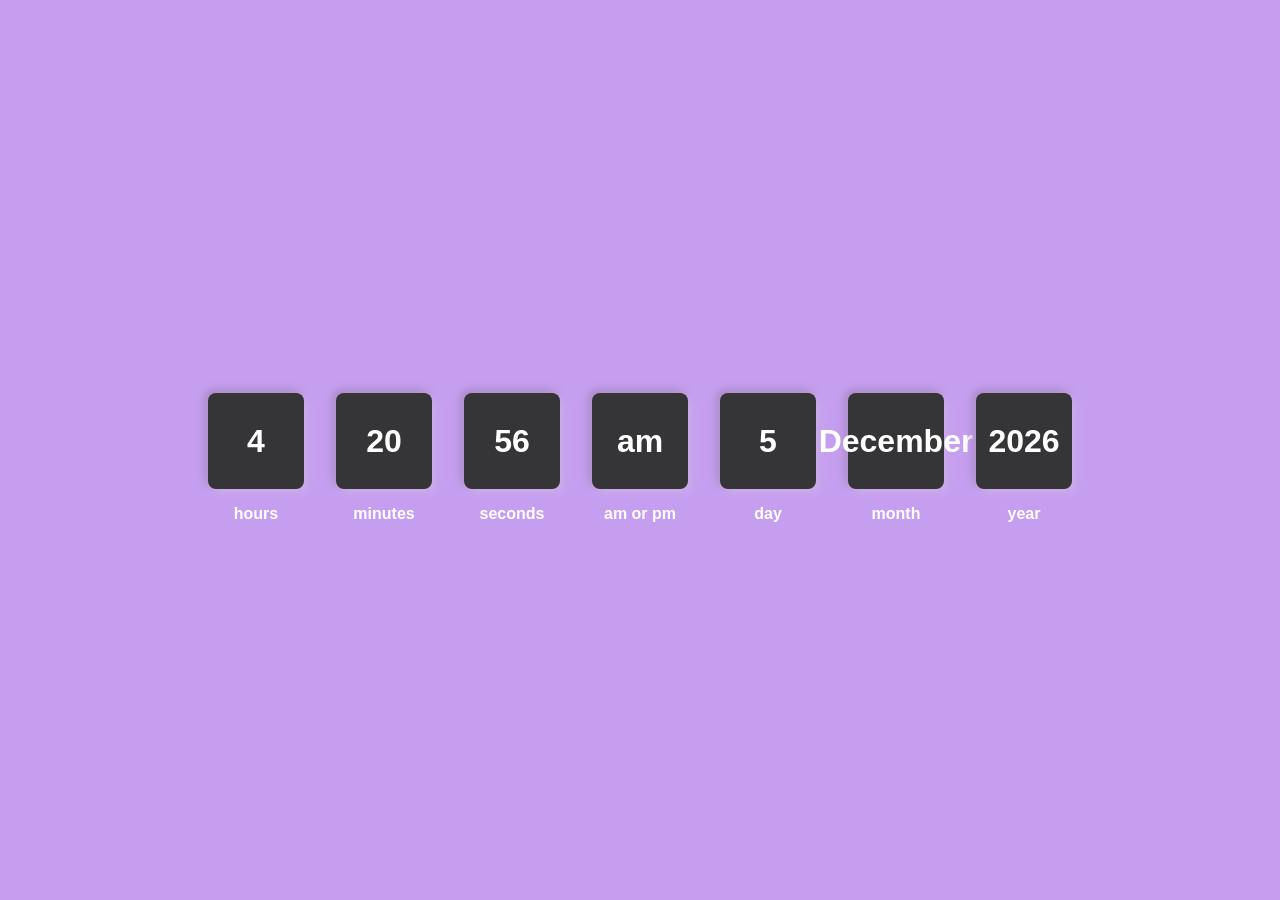
<file: index.html>
<!DOCTYPE html>
<html lang="en">

<head>

  <title>digital clock</title>
  <meta charset="utf-8">
  <meta name="viewport" content="width=device-width,initial-scale=1.0">
  <meta name="keywords" content="anand frontend developer,anand frontend, anand developer">
  <meta name="description" content="anand is the best frontend developer in india.">
  <meta name="author" content="anand">
  <link rel="stylesheet" href="style.css">
</head>

<body>


  <div class="container">
    

    <div class="box">
      <div class="hours">
        <h1 id="hours"></h1>
      </div>
      <h1>hours</h1>
    </div>


    <div class="box">
      <div class="minutes">
        <h1 id="minutes"></h1>
      </div>
      <h1>minutes</h1>
    </div>


    <div class="box">
      <div class="seconds">
        <h1 id="seconds"></h1>
      </div>
      <h1>seconds</h1>
    </div>

    <div class="box">
      <div class="amorpm">
        <h1 id="amorpm"></h1>
      </div>
      <h1>am or pm</h1>
    </div>

    <div class="box">
      <div class="date">
        <h1 id="date"></h1>
      </div>
      <h1>day</h1>
      </div>

      <div class="box">
        <div class="month">
          <h1 id="month"></h1>
        </div>
        <h1>month</h1>
      </div>

      <div class="box">
        <div class="year">
          <h1 id="year"></h1>
        </div>
        <h1>year</h1>
      </div>
      
    </div>
  </div>



  <script src="javascript.js"></script>


</body>

</html>
</file>
<file: style.css>
*{
    margin: 0px;
    padding: 0px;
}

body{
    font-family: 'Segoe UI', Tahoma, Geneva, Verdana, sans-serif;
}

.container{
    display: flex;
    flex-wrap: wrap;
    justify-content: center;
    align-items: center;
    height: 100vh;
    background-color: rgb(198, 158, 240);
   
}

.box{
    text-align: center;

}

.hours, .minutes, .seconds, .amorpm, .date, .month, .year{
    width: 4em;
    height: 4em;
    background-color: rgb(53, 52, 54);
    padding: 1em;
    margin: 1em;
    text-align: center;
    display: flex;
    justify-content: center;
    align-items: center;
    border-radius: 8px;
    font-size: 1em;
    color: white;
    box-shadow: 3px 3px 9px #ceb1eb, -3px -3px 9px #a287bd;
}


.box > h1{
    font-size: 1em;
    color: white;
}


@media screen and (max-width:768px){
    .container{
        height: 100%;
    }
}
</file>
